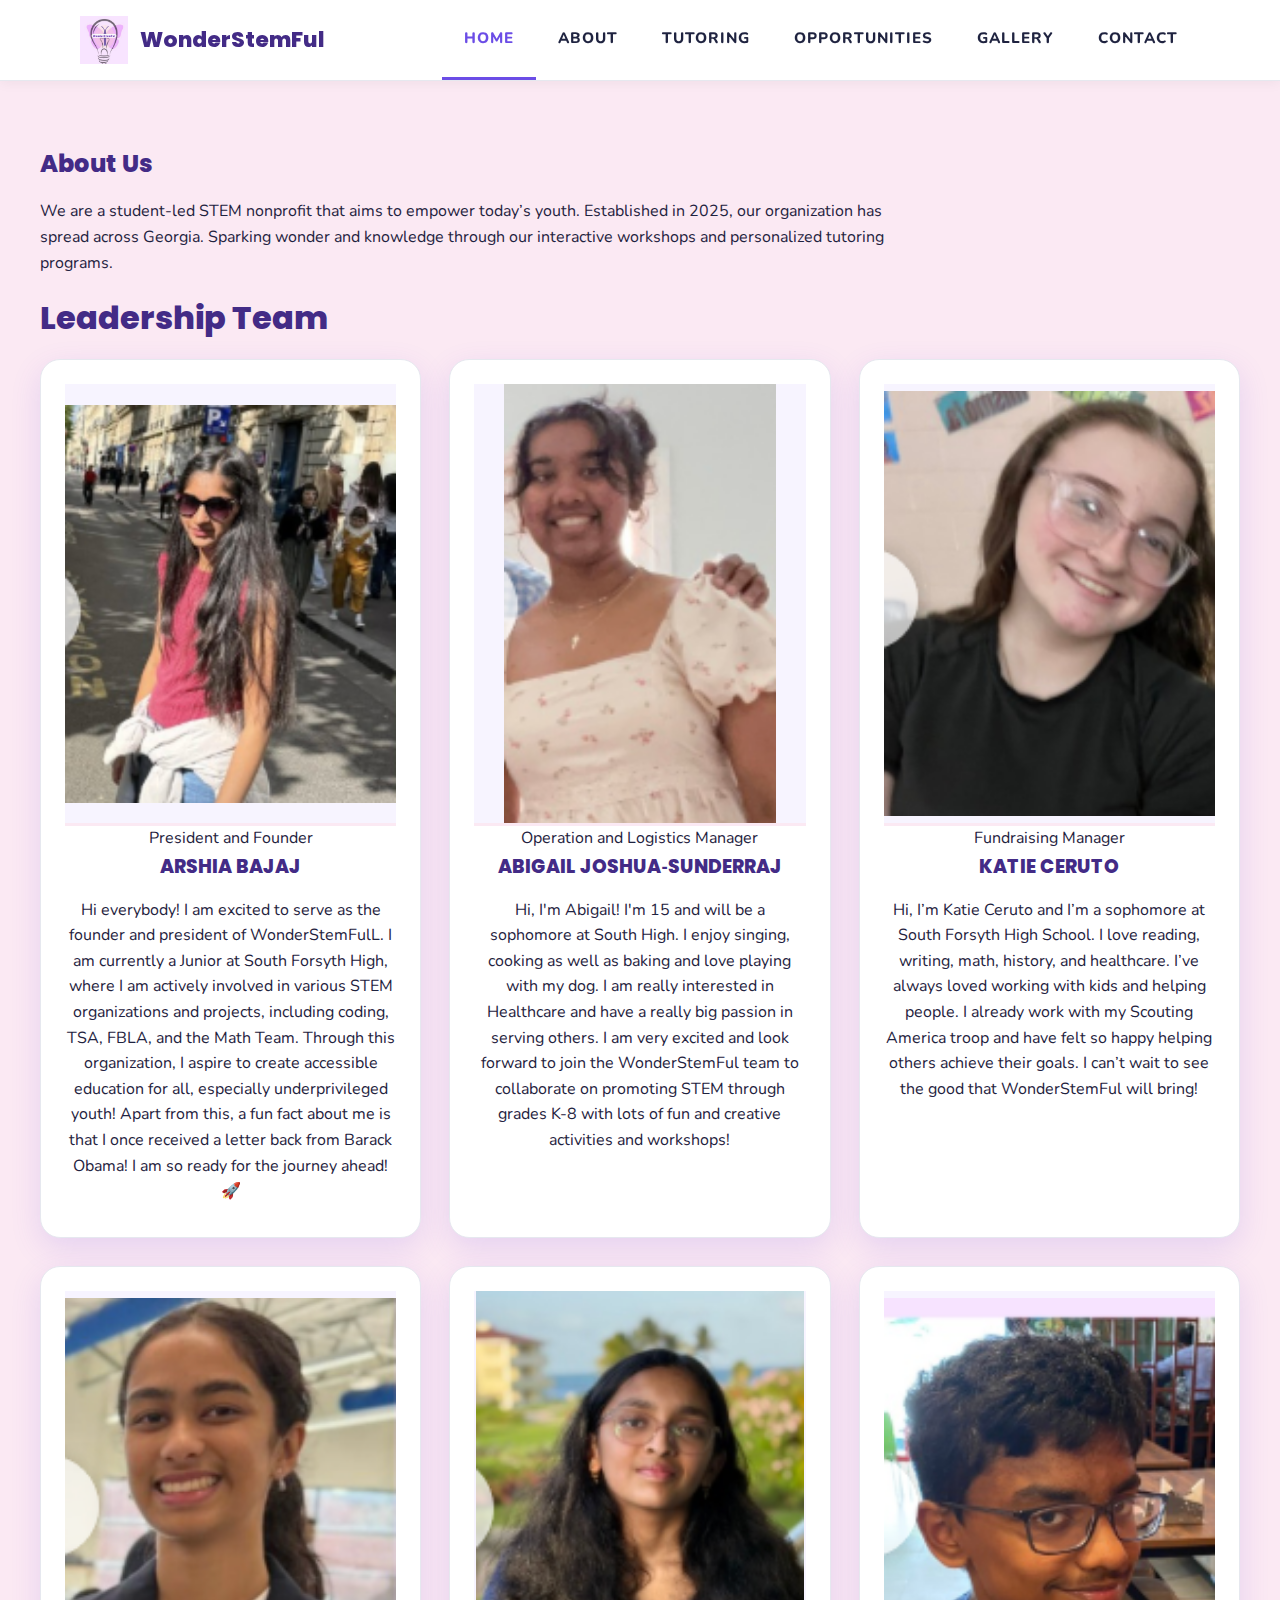
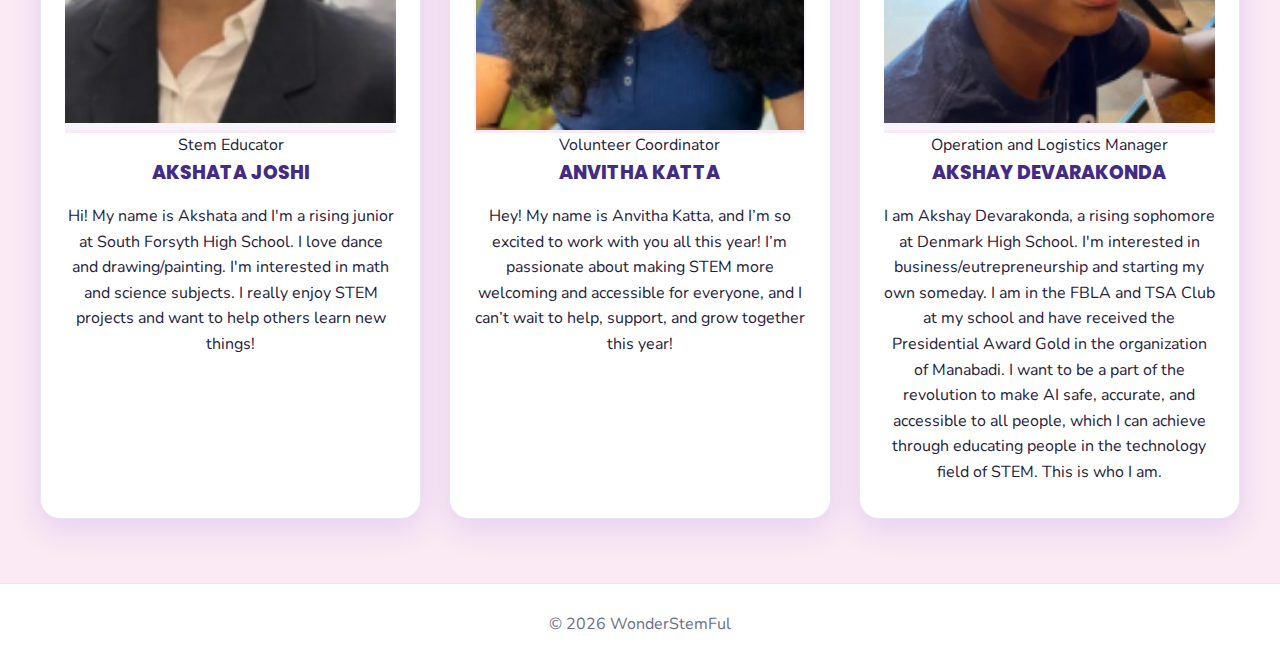
<file: WonderStemFul-Website/about.html>
<!DOCTYPE html>
<html lang="en">
<head>
  <meta charset="utf-8" />
  <meta name="viewport" content="width=device-width, initial-scale=1" />
  <title>WonderStemFul | About</title>
  <link href="style.css" rel="stylesheet" />
  <link href="https://fonts.googleapis.com/css2?family=Poppins:wght@600;800&family=Nunito:wght@400;700;800&display=swap" rel="stylesheet">
</head>
<body>
  <header class="site-header">
    <div class="header-wrap">
      <a class="brand" href="index.html">
        <img class="logo-img" src="assets/logo.png" alt="WonderStemFul logo">
        <span class="logo-text">WonderStemFul</span>
      </a>
  
      <nav class="nav" aria-label="Primary">
        <a href="index.html" class="active">Home</a>
        <a href="about.html">About</a>
        <a href="tutoring.html">Tutoring</a>
        <a href="opportunities.html">Opportunities</a>
        <a href="gallery.html">Gallery</a>
        <a href="contact.html">Contact</a>
      </nav>
    </div>
  </header>
  

  <main class="container section">
    <h2>About Us</h2>
      <p style="max-width:860px">We are a student-led STEM nonprofit that aims to empower today’s youth. Established in 2025, our organization has spread across Georgia. Sparking wonder and knowledge through our interactive workshops and personalized tutoring programs.</p>
    <h1>Leadership Team</h1>
    <div class="team-grid" style="margin-top:16px">
      <article class="card team-card">
        <img src="assets/team/arshia_bajaj.jpg" alt="Arshia Bajaj">
        <span class="role-badge">President and Founder</span>
        <h3>ARSHIA BAJAJ</h3>
        <p>Hi everybody! I am excited to serve as the founder and president of WonderStemFulL. I am currently a Junior at South Forsyth High, where I am actively involved in various STEM organizations and projects, including coding, TSA, FBLA, and the Math Team. Through this organization, I aspire to create accessible education for all, especially underprivileged youth! Apart from this, a fun fact about me is that I once received a letter back from Barack Obama! I am so ready for the journey ahead! 🚀</p>
      </article>

      <article class="card team-card">
        <img src="assets/team/abigail_joshua-sunderraraj.jpg" alt="Abigail Joshua-Sunderraraj">
        <span class="role-badge">Operation and Logistics Manager</span>
        <h3>ABIGAIL JOSHUA‑SUNDERRAJ</h3>
        <p>Hi, I'm Abigail! I'm 15 and will be a sophomore at South High. I enjoy singing, cooking as well as baking and love playing with my dog. I am really interested in Healthcare and have a really big passion in serving others. I am very excited and look forward to join the WonderStemFul team to collaborate on promoting STEM through grades K-8 with lots of fun and creative activities and workshops!</p>
      </article>

      <article class="card team-card">
        <img src="assets/team/katie_ceruto.jpg" alt="Katie Ceruto">
        <span class="role-badge">Fundraising Manager</span>
        <h3>KATIE CERUTO</h3>
        <p>Hi, I’m Katie Ceruto and I’m a sophomore at South Forsyth High School. I love reading, writing, math, history, and healthcare. I’ve always loved working with kids and helping people. I already work with my Scouting America troop and have felt so happy helping others achieve their goals. I can’t wait to see the good that WonderStemFul will bring!</p>
      </article>

      <article class="card team-card">
        <img src="assets/team/akshata_joshi.jpg" alt="Akshata Joshi">
        <span class="role-badge">Stem Educator</span>
        <h3>AKSHATA JOSHI</h3>
        <p>Hi! My name is Akshata and I'm a rising junior at South Forsyth High School. I love dance and drawing/painting. I'm interested in math and science subjects. I really enjoy STEM projects and want to help others learn new things!</p>
      </article>

      <article class="card team-card">
        <img src="assets/team/anvitha_katta.jpg" alt="Anvitha Katta">
        <span class="role-badge">Volunteer Coordinator</span>
        <h3>ANVITHA KATTA</h3>
        <p>Hey! My name is Anvitha Katta, and I’m so excited to work with you all this year! I’m passionate about making STEM more welcoming and accessible for everyone, and I can’t wait to help, support, and grow together this year!</p>
      </article>

      <article class="card team-card">
        <img src="assets/team/akshay_devarakonda.jpg" alt="Akshay Devarakonda">
        <span class="role-badge">Operation and Logistics Manager</span>
        <h3>AKSHAY DEVARAKONDA</h3>
        <p>I am Akshay Devarakonda, a rising sophomore at Denmark High School. I'm interested in business/eutrepreneurship and starting my own someday. I am in the FBLA and TSA Club at my school and have received the Presidential Award Gold in the organization of Manabadi. I want to be a part of the revolution to make AI safe, accurate, and accessible to all people, which I can achieve through educating people in the technology field of STEM. This is who I am.</p>
      </article>
    </div>
  </main>

  <footer class="site-footer"><div class="container">© <span id="year"></span> WonderStemFul</div></footer>
  <script>
    document.getElementById('year').textContent=new Date().getFullYear();
    const btn=document.querySelector('.menu-toggle'), nav=document.getElementById('nav');
    btn?.addEventListener('click',()=>{ const open=nav.classList.toggle('open'); btn.setAttribute('aria-expanded', String(open)); });
  </script>
  <script> window.addEventListener('DOMContentLoaded', () => { const btn = document.querySelector('.menu-toggle'); const nav = document.getElementById('nav'); if (!btn || !nav) return; btn.addEventListener('click', () => { const open = nav.classList.toggle('open'); btn.setAttribute('aria-expanded', String(open)); }); }); </script>
</body>
</html>
</file>
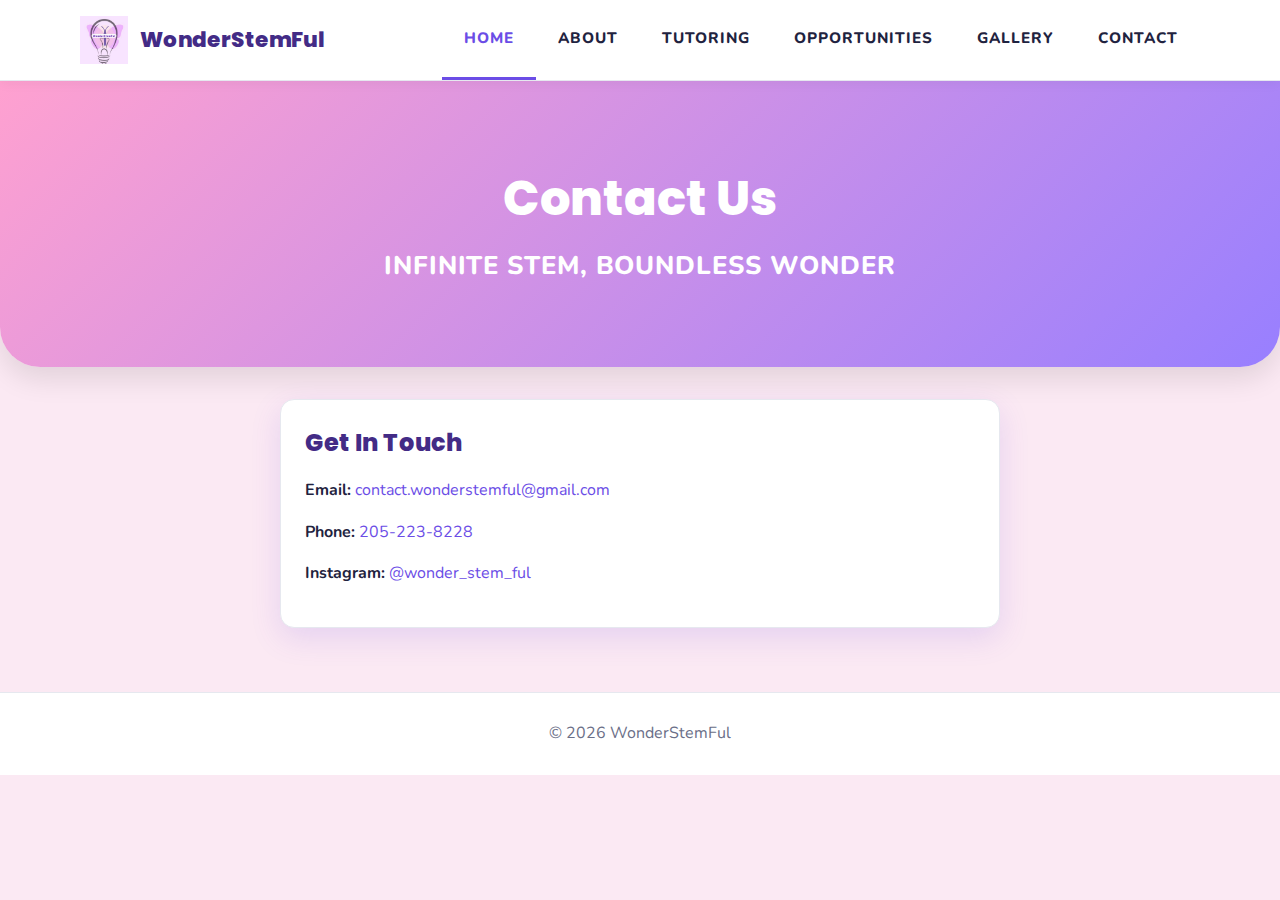
<file: WonderStemFul-Website/contact.html>
<!DOCTYPE html>
<html lang="en">
<head>
  <meta charset="utf-8" />
  <meta name="viewport" content="width=device-width, initial-scale=1" />
  <title>WonderStemFul | Contact</title>
  <link href="style.css" rel="stylesheet" />
  <link href="https://fonts.googleapis.com/css2?family=Poppins:wght@600;800&family=Nunito:wght@400;700;800&display=swap" rel="stylesheet">
</head>
<body>
  <header class="site-header">
    <div class="header-wrap">
      <a class="brand" href="index.html">
        <img class="logo-img" src="assets/logo.png" alt="WonderStemFul logo">
        <span class="logo-text">WonderStemFul</span>
      </a>
  
      <nav class="nav" aria-label="Primary">
        <a href="index.html" class="active">Home</a>
        <a href="about.html">About</a>
        <a href="tutoring.html">Tutoring</a>
        <a href="opportunities.html">Opportunities</a>
        <a href="gallery.html">Gallery</a>
        <a href="contact.html">Contact</a>
      </nav>
    </div>
  </header>
  

  <main>
    <section class="hero-pro">
      <div class="container">
        <h1>Contact Us</h1>
        <div class="slogan">Infinite STEM, Boundless Wonder</div>
      </div>
    </section>

    <section class="container section" style="padding-top:0">
      <div class="card" style="max-width:720px;margin:0 auto">
        <h2>Get In Touch</h2>
        <p><strong>Email:</strong> <a href="mailto:contact.wonderstemful@gmail.com">contact.wonderstemful@gmail.com</a></p>
        <p><strong>Phone:</strong> <a href="tel:+12052238228">205‑223‑8228</a></p>
        <p><strong>Instagram:</strong> <a href="https://www.instagram.com/wonder_stem_ful/" target="_blank" rel="noopener">@wonder_stem_ful</a></p>
      </div>
    </section>
  </main>

  <footer class="site-footer"><div class="container">© <span id="year"></span> WonderStemFul</div></footer>
  <script>
    document.getElementById('year').textContent=new Date().getFullYear();
    const btn=document.querySelector('.menu-toggle'), nav=document.getElementById('nav');
    btn?.addEventListener('click',()=>{ const open=nav.classList.toggle('open'); btn.setAttribute('aria-expanded', String(open)); });
  </script>
  <script> window.addEventListener('DOMContentLoaded', () => { const btn = document.querySelector('.menu-toggle'); const nav = document.getElementById('nav'); if (!btn || !nav) return; btn.addEventListener('click', () => { const open = nav.classList.toggle('open'); btn.setAttribute('aria-expanded', String(open)); }); }); </script>
</body>
</html>
</file>
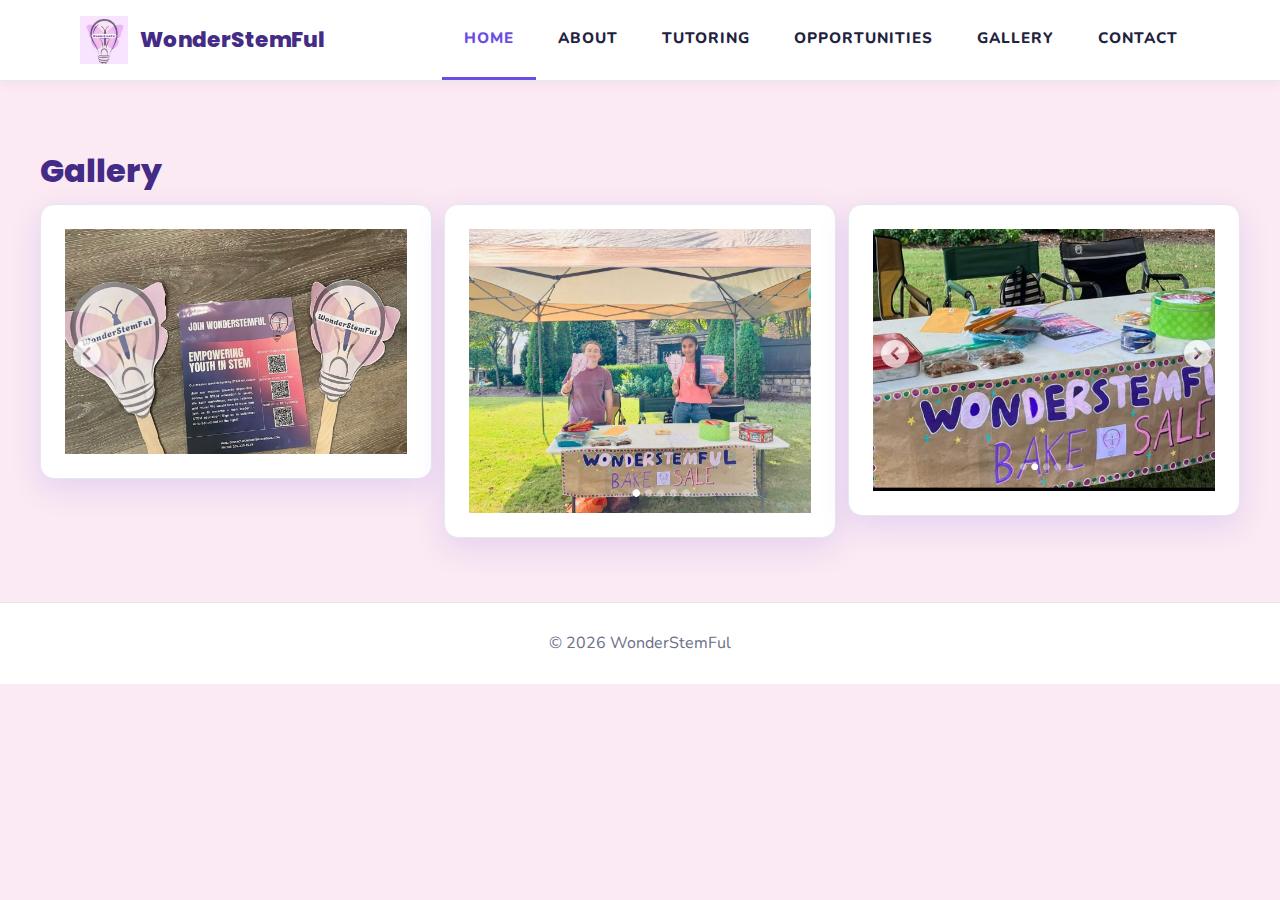
<file: WonderStemFul-Website/gallery.html>
<!DOCTYPE html>
<html lang="en">
<head>
  <meta charset="utf-8" />
  <meta name="viewport" content="width=device-width, initial-scale=1" />
  <title>WonderStemFul | Gallery</title>
  <link href="style.css" rel="stylesheet" />
  <link href="https://fonts.googleapis.com/css2?family=Poppins:wght@600;800&family=Nunito:wght@400;700;800&display=swap" rel="stylesheet">
</head>
<body>
  <header class="site-header">
    <div class="header-wrap">
      <a class="brand" href="index.html">
        <img class="logo-img" src="assets/logo.png" alt="WonderStemFul logo">
        <span class="logo-text">WonderStemFul</span>
      </a>
  
      <nav class="nav" aria-label="Primary">
        <a href="index.html" class="active">Home</a>
        <a href="about.html">About</a>
        <a href="tutoring.html">Tutoring</a>
        <a href="opportunities.html">Opportunities</a>
        <a href="gallery.html">Gallery</a>
        <a href="contact.html">Contact</a>
      </nav>
    </div>
  </header>
  

  <main class="container section">
    <h1>Gallery</h1>
    <div style="display:grid;gap:12px;grid-template-columns:repeat(3,1fr)">
      <img class="card" src="assets/gallery/photo1.jpg" alt="Workshop activity">
      <img class="card" src="assets/gallery/photo2.jpg" alt="Coding help">
      <img class="card" src="assets/gallery/photo3.jpg" alt="Science demo">
    </div>
  </main>

  <footer class="site-footer"><div class="container">© <span id="year"></span> WonderStemFul</div></footer>
  <script>
    document.getElementById('year').textContent=new Date().getFullYear();
    const btn=document.querySelector('.menu-toggle'), nav=document.getElementById('nav');
    btn?.addEventListener('click',()=>{ const open=nav.classList.toggle('open'); btn.setAttribute('aria-expanded', String(open)); });
  </script>
  <script> window.addEventListener('DOMContentLoaded', () => { const btn = document.querySelector('.menu-toggle'); const nav = document.getElementById('nav'); if (!btn || !nav) return; btn.addEventListener('click', () => { const open = nav.classList.toggle('open'); btn.setAttribute('aria-expanded', String(open)); }); }); </script>
</body>
</html>
</file>
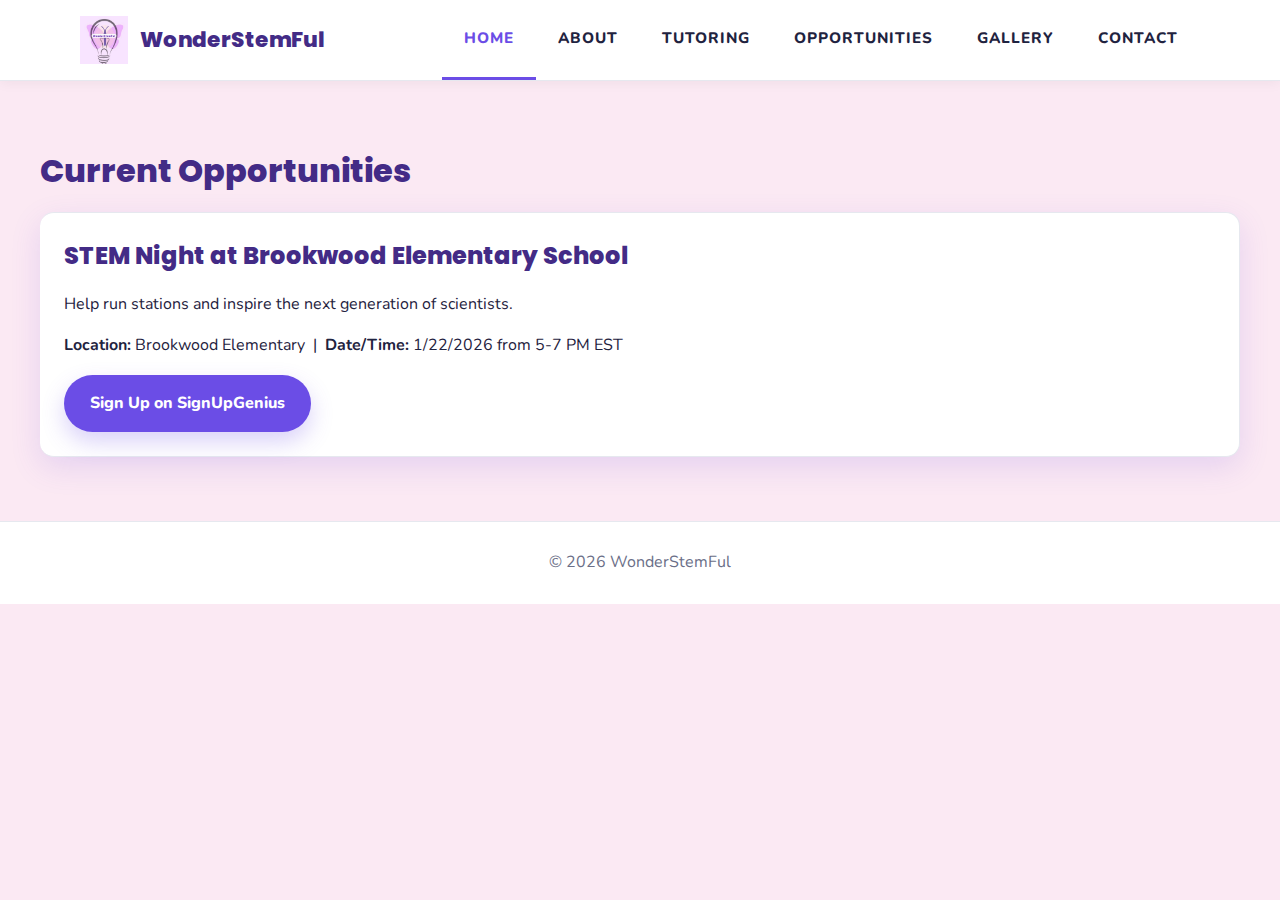
<file: WonderStemFul-Website/opportunities.html>
<!DOCTYPE html>
<html lang="en">
<head>
  <meta charset="utf-8" />
  <meta name="viewport" content="width=device-width, initial-scale=1" />
  <title>WonderStemFul | Opportunities</title>
  <link href="style.css" rel="stylesheet" />
  <link href="https://fonts.googleapis.com/css2?family=Poppins:wght@600;800&family=Nunito:wght@400;700;800&display=swap" rel="stylesheet">
</head>
<body>
  <header class="site-header">
    <div class="header-wrap">
      <a class="brand" href="index.html">
        <img class="logo-img" src="assets/logo.png" alt="WonderStemFul logo">
        <span class="logo-text">WonderStemFul</span>
      </a>
  
      <nav class="nav" aria-label="Primary">
        <a href="index.html" class="active">Home</a>
        <a href="about.html">About</a>
        <a href="tutoring.html">Tutoring</a>
        <a href="opportunities.html">Opportunities</a>
        <a href="gallery.html">Gallery</a>
        <a href="contact.html">Contact</a>
      </nav>
    </div>
  </header>
  

  <main class="container section">
    <h1>Current Opportunities</h1>
    <article class="card" style="margin-top:16px;border-left:4px solid var(--secondary)">
      <h2>STEM Night at Brookwood Elementary School</h2>
      <p class="lead">Help run stations and inspire the next generation of scientists.</p>
      <p><strong>Location:</strong> Brookwood Elementary &nbsp;|&nbsp; <strong>Date/Time:</strong> 1/22/2026 from 5-7 PM EST</p>
      <a class="btn primary" href="https://www.signupgenius.com/go/10C044EADA72CA7FACE9-61467129-brookwood#/" target="_blank" rel="noopener">Sign Up on SignUpGenius</a>
    </article>
  </main>

  <footer class="site-footer"><div class="container">© <span id="year"></span> WonderStemFul</div></footer>
  <script>
    document.getElementById('year').textContent=new Date().getFullYear();
    const btn=document.querySelector('.menu-toggle'), nav=document.getElementById('nav');
    btn?.addEventListener('click',()=>{ const open=nav.classList.toggle('open'); btn.setAttribute('aria-expanded', String(open)); });
  </script>
  <script> window.addEventListener('DOMContentLoaded', () => { const btn = document.querySelector('.menu-toggle'); const nav = document.getElementById('nav'); if (!btn || !nav) return; btn.addEventListener('click', () => { const open = nav.classList.toggle('open'); btn.setAttribute('aria-expanded', String(open)); }); }); </script>
</body>
</html>
</file>
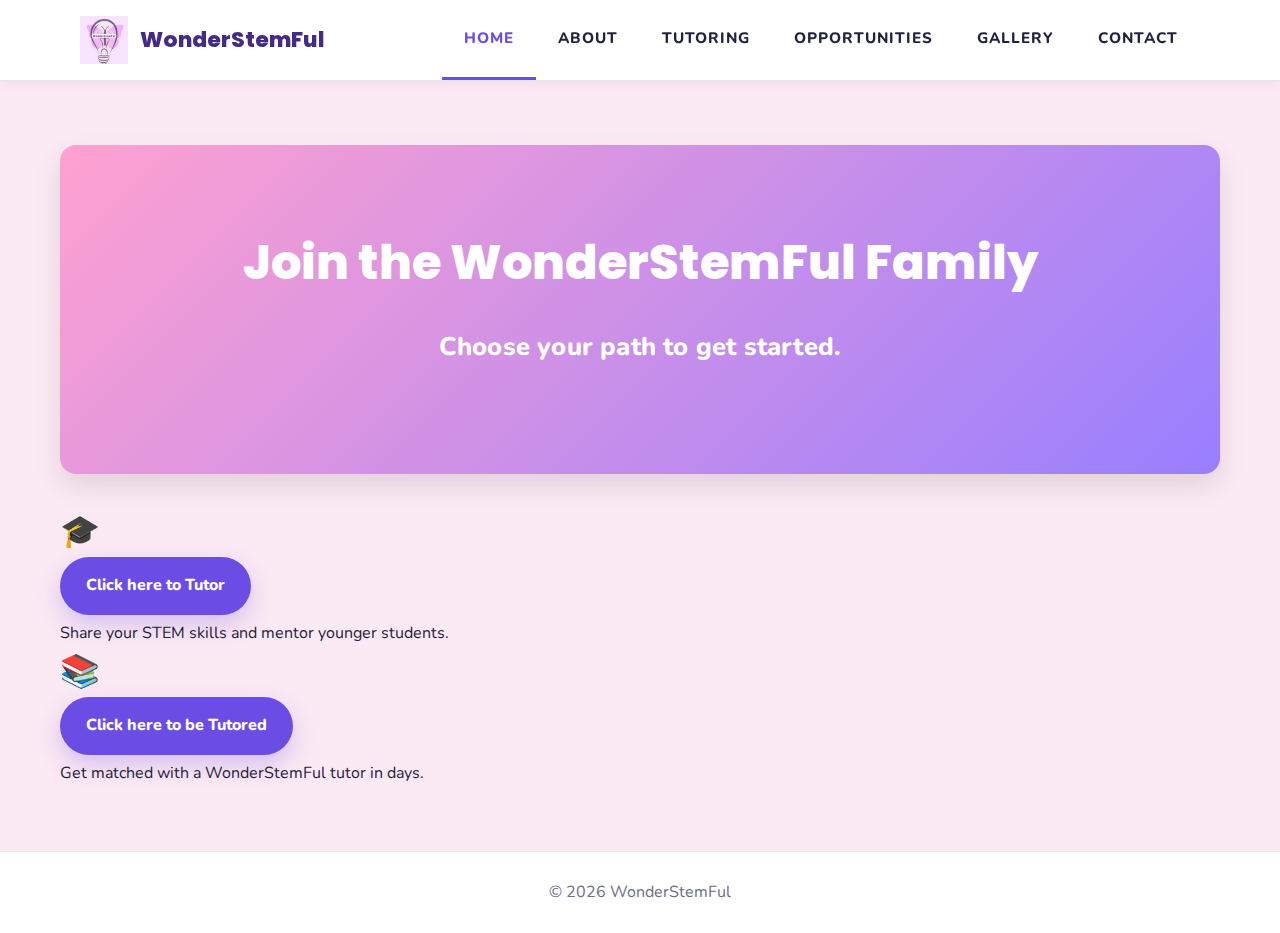
<file: WonderStemFul-Website/tutoring.html>
<!DOCTYPE html>
<html lang="en">
<head>
  <meta charset="utf-8" />
  <meta name="viewport" content="width=device-width, initial-scale=1" />
  <title>WonderStemFul | Tutoring</title>
  <link href="style.css" rel="stylesheet" />
  <link href="https://fonts.googleapis.com/css2?family=Poppins:wght@600;800&family=Nunito:wght@400;700;800&display=swap" rel="stylesheet">
</head>
<body>
  <header class="site-header">
    <div class="header-wrap">
      <a class="brand" href="index.html">
        <img class="logo-img" src="assets/logo.png" alt="WonderStemFul logo">
        <span class="logo-text">WonderStemFul</span>
      </a>
  
      <nav class="nav" aria-label="Primary">
        <a href="index.html" class="active">Home</a>
        <a href="about.html">About</a>
        <a href="tutoring.html">Tutoring</a>
        <a href="opportunities.html">Opportunities</a>
        <a href="gallery.html">Gallery</a>
        <a href="contact.html">Contact</a>
      </nav>
    </div>
  </header>
  

  <main class="section">
    <div class="container">
      <div class="hero-pro t-hero" style="border-radius:16px">
        <h1>Join the WonderStemFul Family</h1>
        <p class="slogan" style="text-transform:none;letter-spacing:.2px">Choose your path to get started.</p>
      </div>

      <div class="t-columns">
        <div class="t-option">
          <div style="font-size:2rem">🎓</div>
          <div>
            <a class="btn primary" href="https://docs.google.com/forms/d/e/1FAIpQLSdUWpw2Y6Tm9k28DlB5XE5NNJ4gRJTBZr2QH5isFnsS5dhV_Q/viewform" target="_blank" rel="noopener">Click here to Tutor</a>
            <p style="margin:6px 0 0">Share your STEM skills and mentor younger students.</p>
          </div>
        </div>
        <div class="t-option">
          <div style="font-size:2rem">📚</div>
          <div>
            <a class="btn primary" href="https://docs.google.com/forms/d/e/1FAIpQLSdzfUnLwdGNwMwMUDQle2jUXabBHv7ZwiOeSJ9coeZ4Rs2nRw/viewform?usp=header" target="_blank" rel="noopener">Click here to be Tutored</a>
            <p style="margin:6px 0 0">Get matched with a WonderStemFul tutor in days.</p>
          </div>
        </div>
      </div>
    </div>
  </main>

  <footer class="site-footer"><div class="container">© <span id="year"></span> WonderStemFul</div></footer>
  <script>
    document.getElementById('year').textContent=new Date().getFullYear();
    const btn=document.querySelector('.menu-toggle'), nav=document.getElementById('nav');
    btn?.addEventListener('click',()=>{ const open=nav.classList.toggle('open'); btn.setAttribute('aria-expanded', String(open)); });
  </script>
  <script> window.addEventListener('DOMContentLoaded', () => { const btn = document.querySelector('.menu-toggle'); const nav = document.getElementById('nav'); if (!btn || !nav) return; btn.addEventListener('click', () => { const open = nav.classList.toggle('open'); btn.setAttribute('aria-expanded', String(open)); }); }); </script>
</body>
</html>
</file>
<file: WonderStemFul-Website/style.css>
/* ===== WonderStemFul Core Theme ===== */
:root{
  --purple-800:#432b86;   /* Deep logo purple */
  --purple-700:#5639c7;
  --purple-600:#6B4DE6;   /* Accent purple */
  --pink-600:#FF4FA7;     /* Accent pink */
  --pink-300:#FFD1EC;     /* Soft pink */
  --baby-pink:#FBE9F3;    /* Page background */
  --card-bg:#FFFFFF;
  --text:#1F2340;
  --muted:#6B6F88;

  --border:#e6e8ef;
  --shadow:0 10px 30px rgba(107,77,230,.15);
  --radius:14px;

  --grad-pp: linear-gradient(135deg, rgb(255,161,208) 0%, rgb(152,127,255) 100%);
}

*{box-sizing:border-box}
html,body{margin:0;padding:0;scroll-behavior:smooth;background:var(--baby-pink)}
body{font-family:'Nunito',sans-serif;color:var(--text);line-height:1.6;overflow-x:hidden}
img{max-width:100%;display:block}
a{color:var(--purple-600);text-decoration:none;transition:.2s}
h1,h2,h3{font-family:'Poppins',sans-serif;font-weight:800;color:var(--purple-800);margin:0 0 8px}
.container{max-width:1200px;margin:0 auto;padding:0 20px}
.section{padding:64px 0}

/* ===== Header (ALWAYS visible tabs) ===== */
.site-header{
  position:sticky; top:0; z-index:9999; width:100%;
  background:#fff; border-bottom:1px solid var(--border);
  box-shadow:0 2px 12px rgba(0,0,0,.05);
}
.header-wrap{
  width:120%; max-width:1200px; margin:0 auto; padding:0 40px;
  display:flex; align-items:center; justify-content:space-between; height:80px;
}
.brand{display:flex;align-items:center;gap:12px;text-decoration:none}
.logo-img{height:48px;width:auto}
.logo-text{font:800 1.35rem/1 'Poppins',sans-serif;color:var(--purple-800)}

.nav{display:flex !important; height:100%; gap:0} /* force visible */
.nav a{
  display:flex; align-items:center; height:100%;
  padding:0 22px; font-weight:800; color:var(--text);
  text-transform:uppercase; letter-spacing:1px; font-size:.95rem;
  border-bottom:3px solid transparent; transition:background .2s,color .2s;
}
.nav a:hover{background:var(--baby-pink); color:var(--purple-600)}
.nav a.active{color:var(--purple-600); border-bottom-color:var(--purple-600)}

/* Mobile: wrap links instead of hiding the nav */
.menu-toggle{display:none}
@media (max-width:880px){
  .header-wrap{padding:0 20px; height:72px}
  .nav{flex-wrap:wrap; height:auto}
  .nav a{height:48px; padding:0 16px; border-bottom-width:2px}
}

/* Keep decorative layers from blocking header clicks */
.stem-float, .bfly, .flower{pointer-events:none}
.hero-pro, .section, main, .container{position:relative; z-index:0}

/* ===== Buttons & Cards ===== */
.btn{display:inline-block;padding:14px 24px;border-radius:999px;font-weight:800;border:2px solid var(--purple-600);background:#fff;color:var(--purple-600);cursor:pointer}
.btn.primary{background:var(--purple-600);color:#fff;border-color:transparent;box-shadow:0 10px 22px rgba(107,77,230,.25)}
.card{background:#fff;border:1px solid var(--border);border-radius:var(--radius);box-shadow:var(--shadow);padding:24px}

/* ===== Intro hero ===== */
.hero-pro{
  background:var(--grad-pp); color:#fff; text-align:center;
  padding:80px 20px; border-radius:0 0 40px 40px;
  box-shadow:0 12px 28px rgba(0,0,0,.1); margin-bottom:32px; position:relative;
}
.hero-pro h1{font-size:clamp(2rem,4.5vw,3rem); color:#fff}
.hero-pro .slogan{font-weight:800;text-transform:uppercase;letter-spacing:.9px;font-size:clamp(1.05rem,2.2vw,1.6rem)}
.hero-actions{display:flex;gap:12px;flex-wrap:wrap;justify-content:center;margin-top:18px}

/* Floating STEM bubbles */
.stem-float{
  position:absolute; z-index:1; display:inline-grid; place-items:center;
  width:68px; height:68px; border-radius:50%; background:#fff;
  box-shadow:var(--shadow); font-size:1.6rem; animation:stemFloat 6s ease-in-out infinite;
}
@keyframes stemFloat{
  0%,100%{transform:translateY(0) rotate(0)}
  50%{transform:translateY(-18px) rotate(8deg)}
}

/* ===== Split layout (if used) ===== */
.split-layout{display:grid;grid-template-columns:1fr 1fr;gap:40px;align-items:start;min-height:180vh}
.content-side{padding:80px 0;display:grid;gap:40px}
.visual-side{position:sticky;top:0;height:100vh;display:flex;align-items:center;justify-content:center}

/* ===== Flower (right half) ===== */
.flower{ --p:0; --len:800; width:100%; max-width:520px; filter:drop-shadow(0 14px 34px rgba(107,77,230,.2)) }
.flower .stem{
  stroke:#4CAF50; stroke-width:6; fill:none; stroke-linecap:round;
  stroke-dasharray:var(--len); stroke-dashoffset:calc(var(--len)*(1 - var(--p)));
}
.flower .bloom,.flower .petal{
  transform-origin:center; transform:scale(calc(max(0,(var(--p)-.55)*2.2)));
  opacity:calc(max(0,(var(--p)-.55)*2.2)); fill:url(#petalGrad);
}
.flower .center{
  fill:#FFD700; transform-origin:center; transform:scale(calc(max(0,(var(--p)-.82)*6)));
  opacity:calc(max(0,(var(--p)-.82)*6));
}

/* ===== Bigger “Ways to Get Involved” ===== */
.involvement-container{
  display:grid; grid-template-columns:1.2fr .8fr; gap:30px; align-items:center; padding-bottom:80px
}
.card-grid{display:grid;grid-template-columns:repeat(auto-fit,minmax(320px,1fr));gap:30px;margin-top:34px}
.card-grid .card{padding:50px 30px;border:2px solid transparent;text-align:center;transition:all .3s ease}
.card-grid .card:hover{border-color:var(--pink-600);transform:translateY(-10px);box-shadow:0 20px 40px rgba(255,95,176,.2)}
.card-grid h3{font-size:1.8rem;margin:12px 0 6px}
.emoji-large{font-size:4rem;display:block;margin-bottom:8px}

/* Optional STEM image strip */
.stem-strip{display:grid;gap:14px;grid-template-columns:repeat(3,1fr);margin-top:18px}
.stem-strip img{height:180px;object-fit:cover;border-radius:12px;box-shadow:var(--shadow)}
@media (max-width:800px){.stem-strip{grid-template-columns:repeat(2,1fr)}}
@media (max-width:520px){.stem-strip{grid-template-columns:1fr}}

/* ===== Four-wing purple butterflies ===== */
.bfly{ position:fixed; width:58px; height:58px; pointer-events:none; z-index:999 }
.bfly svg{ width:100%; height:100%; overflow:visible }
.bfly .wing{ transform-origin:28px 28px; }
.bfly .fore{ animation:flapFore .22s ease-in-out infinite alternate }
.bfly .hind{ animation:flapHind .22s ease-in-out infinite alternate-reverse }
@keyframes flapFore{ from{ transform:rotateY(0deg) } to{ transform:rotateY(55deg) } }
@keyframes flapHind{ from{ transform:rotateY(0deg) } to{ transform:rotateY(40deg) } }
@media (prefers-reduced-motion:reduce){ .bfly .fore,.bfly .hind{ animation:none } }

/* ===== About: Team Grid (3x2) ===== */
.team-grid{display:grid;grid-template-columns:repeat(3,1fr);gap:28px;margin-top:28px}
.team-card{background:var(--card-bg);border-radius:20px;overflow:hidden;box-shadow:var(--shadow);text-align:center;padding-bottom:16px}
.team-card img{width:100%;aspect-ratio:3/4;object-fit:contain;background:#f7f4ff;border-bottom:3px solid var(--baby-pink)}

/* ===== Tutoring page ===== */
.tutoring-hero{background:var(--grad-pp);color:#fff;text-align:center;padding:80px 20px;border-radius:0 0 48px 48px}
.tutoring-options{display:flex;gap:28px;margin-top:-40px;padding-bottom:60px}
.tutor-card{flex:1;background:var(--card-bg);padding:40px;border-radius:28px;box-shadow:var(--shadow);text-align:center;transition:transform .3s ease}
.tutor-card:hover{transform:translateY(-10px)}

/* ===== Footer ===== */
.site-footer{padding:28px 0;text-align:center;color:var(--muted);border-top:1px solid var(--border);background:#fff}

/* ===== Responsive ===== */
@media (max-width:1000px){
  .split-layout{grid-template-columns:1fr}
  .visual-side{position:relative;height:auto;padding:40px 0}
  .team-grid{grid-template-columns:repeat(2,1fr)}
  .tutoring-options{flex-direction:column;margin-top:20px}
  .involvement-container{grid-template-columns:1fr;text-align:center}
}
@media (max-width:600px){
  .team-grid{grid-template-columns:1fr}
}
</file>
